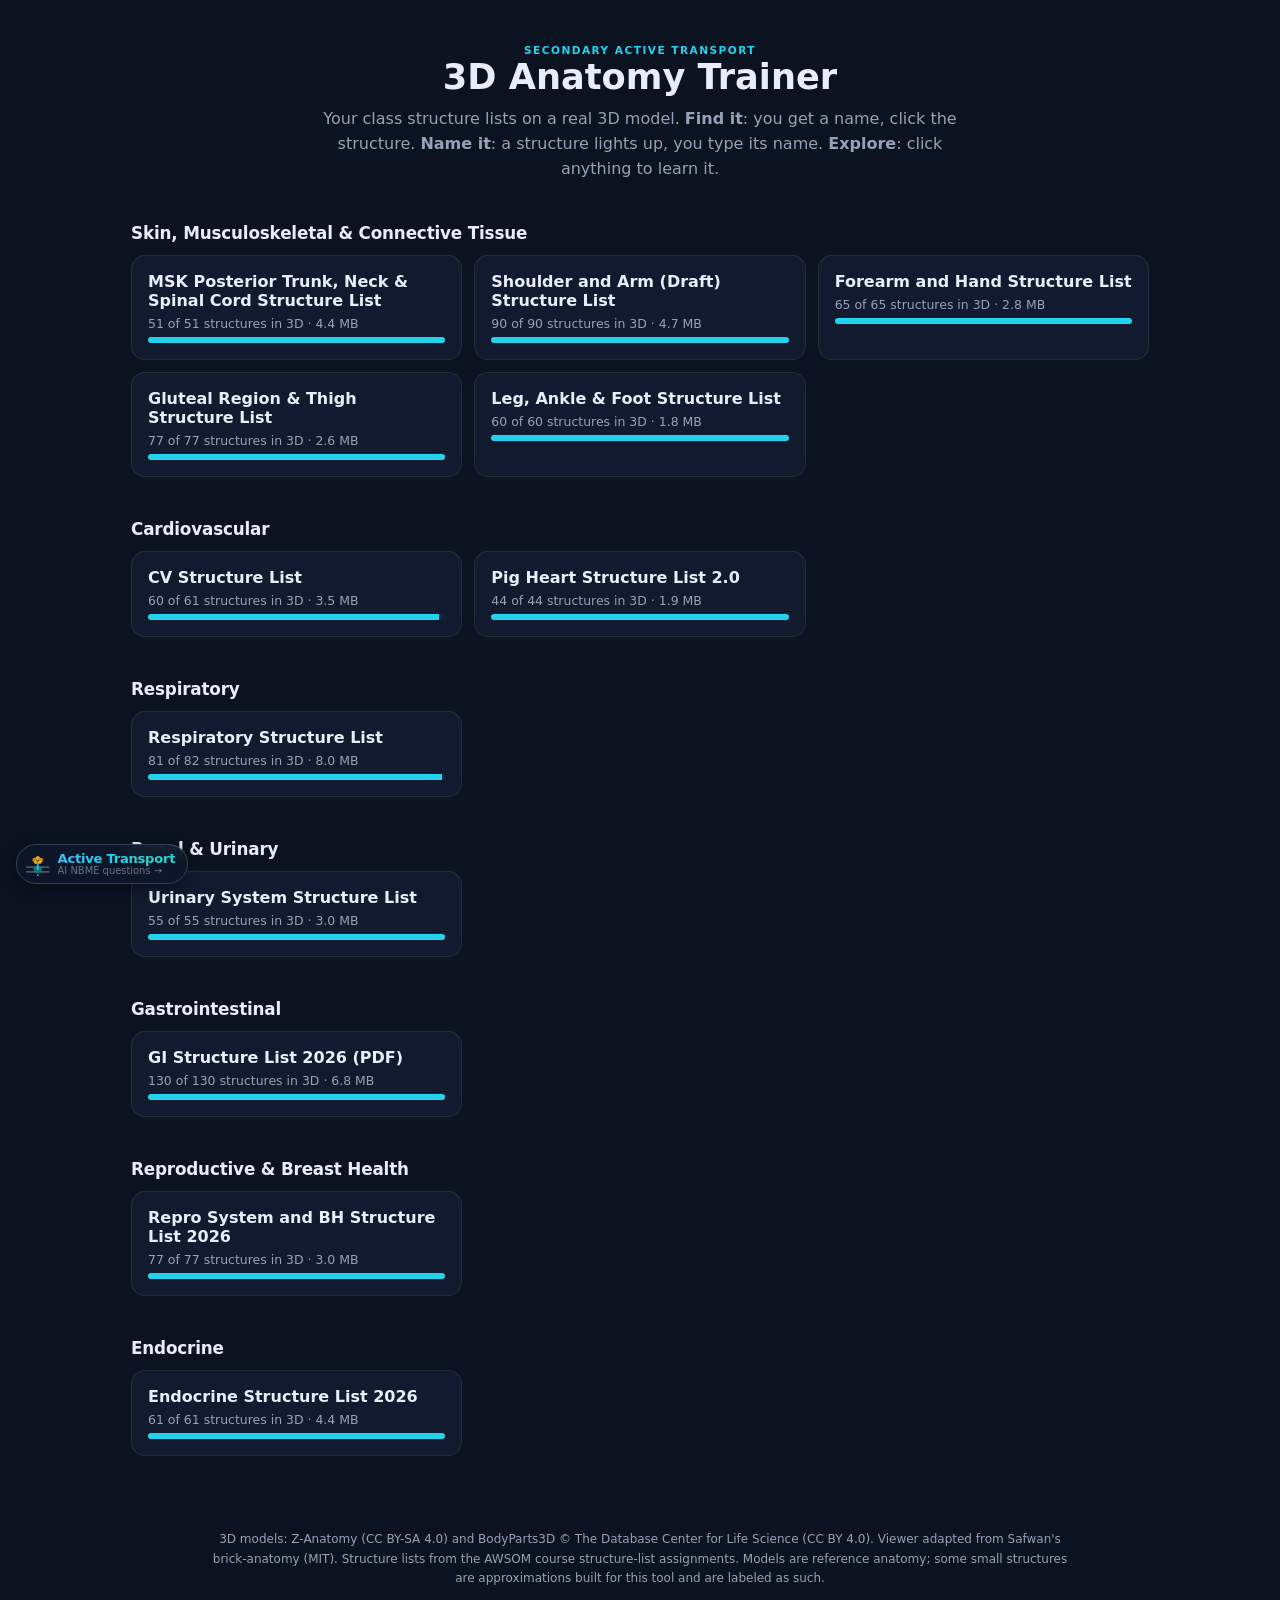
<file: index.html>
<!DOCTYPE html>
<html lang="en"><head><meta charset="UTF-8"><meta name="viewport" content="width=device-width, initial-scale=1.0">
<title>3D Anatomy Trainer</title><link rel="stylesheet" href="style.css">
<script defer src="https://activetransport.app/static/tool-track.js"></script></head>
<body><style>@keyframes atmRot{0%,2%{transform:rotate(0deg)}7%{transform:rotate(90deg)}10%{transform:rotate(90deg)}14%,35%{transform:rotate(120deg)}40%{transform:rotate(210deg)}43%{transform:rotate(210deg)}47%,68%{transform:rotate(240deg)}73%{transform:rotate(330deg)}76%{transform:rotate(330deg)}80%,100%{transform:rotate(360deg)}}@keyframes atmSub{0%{transform:translate(0,0);opacity:0;fill:#38bdf8}6%{transform:translate(0,-2px);opacity:1;fill:#38bdf8}24%{transform:translate(0,-10px);opacity:1;fill:#38bdf8}28%{transform:translate(0,-16px);opacity:0;fill:#38bdf8}44%{transform:translate(0,-46px);opacity:0;fill:#38bdf8}50%{transform:translate(0,-58px);opacity:0;fill:#f97316}55%{transform:translate(0,-66px);opacity:0;fill:#f97316}59%{transform:translate(0,-72px);opacity:1;fill:#f97316}72%{transform:translate(8px,-88px);opacity:1;fill:#f97316}86%{transform:translate(18px,-102px);opacity:1;fill:#f97316}100%{transform:translate(26px,-116px) scale(.8);opacity:0;fill:#f97316}}.atm-head{transform-box:view-box;transform-origin:60px 35.75px;animation:atmRot 3.6s infinite}.atm-sub{fill:#38bdf8;transform-box:fill-box;transform-origin:center;animation:atmSub 3.6s linear infinite}@media (prefers-reduced-motion:reduce){.atm-head{animation:none}.atm-sub{animation:none;transform:translateY(-6px);opacity:1}}#at-badge-root:hover{transform:translateY(-1px);box-shadow:0 6px 20px rgba(34,211,238,.18)}</style>
<!-- Active Transport badge (auto-injected; matches the React BrandBadge) -->
<a id="at-badge-root" href="https://activetransport.app" target="_blank" rel="noopener noreferrer" title="Made by Active Transport — AI NBME questions from your notes" style="position:fixed;left:16px;bottom:16px;z-index:2147483000;display:flex;align-items:center;gap:8px;padding:7px 12px 7px 9px;border-radius:999px;background:rgba(15,23,42,.92);border:1px solid #334155;text-decoration:none;backdrop-filter:blur(6px);-webkit-backdrop-filter:blur(6px);box-shadow:0 4px 14px rgba(0,0,0,.35);font-family:'Inter',system-ui,-apple-system,'Segoe UI',sans-serif;transition:transform .15s ease,box-shadow .15s ease;">
  <span aria-hidden="true" style="display:inline-block;width:23.6px;height:22px;flex-shrink:0;"><svg viewBox="0 0 120 112" style="display:block;width:100%;height:100%;overflow:visible"><rect x="0" y="68" width="120" height="8" rx="4" fill="#475569"/><rect x="0" y="92" width="120" height="8" rx="4" fill="#475569"/><ellipse cx="60" cy="84" rx="20" ry="16" fill="#0d7f76" opacity=".92" stroke="#38bdf8" stroke-width="1.4" stroke-opacity=".75"/><rect x="55" y="50" width="10" height="36" rx="5" fill="#38bdf8" opacity=".85"/><g class="atm-head"><ellipse cx="60" cy="37" rx="22" ry="16" fill="#fbbf24" opacity=".28"/><circle cx="60" cy="26" r="10.5" fill="#fbbf24" opacity=".85"/><circle cx="43" cy="35" r="10.5" fill="#f59e0b" opacity=".82"/><circle cx="77" cy="35" r="10.5" fill="#f59e0b" opacity=".82"/></g><circle class="atm-sub" cx="60" cy="112" r="4.5"/><g class="atm-head"><circle cx="50" cy="47" r="9" fill="#fbbf24" opacity=".82"/><circle cx="70" cy="47" r="9" fill="#fbbf24" opacity=".82"/></g></svg></span>
  <span style="display:flex;flex-direction:column;line-height:1.05;">
    <span style="font-size:.82rem;font-weight:800;letter-spacing:-.02em;background:linear-gradient(135deg,#38bdf8,#22d3ee 45%,#2dd4bf);-webkit-background-clip:text;background-clip:text;-webkit-text-fill-color:transparent;">Active Transport</span>
    <span style="font-size:.62rem;color:#64748b;">AI NBME questions &rarr;</span>
  </span>
</a>
<header class="hero"><div class="eyebrow">Secondary Active Transport</div><h1>3D Anatomy Trainer</h1>
<p>Your class structure lists on a real 3D model. <b>Find it</b>: you get a name, click the structure.
<b>Name it</b>: a structure lights up, you type its name. <b>Explore</b>: click anything to learn it.</p></header>
<p class="allsubj" id="allsubj" hidden><a href="index.html">&larr; All subjects</a></p>
<main class="subjects"><section class="subj" id="msk" data-s="msk"><h2><a href="?s=msk">Skin, Musculoskeletal &amp; Connective Tissue</a></h2><div class="grid"><a class="cls" href="quiz.html?c=206_MSK_W1_PostTrunkNeckSpinalCord"><b>MSK Posterior Trunk, Neck &amp; Spinal Cord Structure List</b><span>51 of 51 structures in 3D · 4.4 MB</span><div class="bar"><i style="width:100%"></i></div></a><a class="cls" href="quiz.html?c=206_MSK_W2_ShoulderArm"><b>Shoulder and Arm (Draft) Structure List</b><span>90 of 90 structures in 3D · 4.7 MB</span><div class="bar"><i style="width:100%"></i></div></a><a class="cls" href="quiz.html?c=206_MSK_W2_ForearmHand"><b>Forearm and Hand Structure List</b><span>65 of 65 structures in 3D · 2.8 MB</span><div class="bar"><i style="width:100%"></i></div></a><a class="cls" href="quiz.html?c=206_MSK_W3_GlutealThigh"><b>Gluteal Region &amp; Thigh Structure List</b><span>77 of 77 structures in 3D · 2.6 MB</span><div class="bar"><i style="width:100%"></i></div></a><a class="cls" href="quiz.html?c=206_MSK_W3_LegAnkleFoot"><b>Leg, Ankle &amp; Foot Structure List</b><span>60 of 60 structures in 3D · 1.8 MB</span><div class="bar"><i style="width:100%"></i></div></a></div><h3 class="bhead">Brick by brick</h3><p class="bsub">Find every structure each lecture teaches, then answer its questions.</p><div class="grid"><a class="cls brick" href="quiz.html?c=206_MSK_W1_PostTrunkNeckSpinalCord&amp;brick=msk-posterior-trunk-neck"><span class="wk">Week 1 · Session 1</span><b>Regional Anatomy of the Posterior Abdominal Wall, Back, and Posterior Neck</b><span>38 structures to find (26 high-yield) · 47 questions</span></a><a class="cls brick" href="quiz.html?c=206_MSK_W1_PostTrunkNeckSpinalCord&amp;brick=msk-spinal-cord"><span class="wk">Week 1 · Session 1</span><b>Anatomy of the Spinal Cord</b><span>17 structures to find (12 high-yield) · 15 questions</span></a><a class="cls brick" href="quiz.html?c=206_MSK_W2_ShoulderArm&amp;brick=msk-shoulder-arm"><span class="wk">Week 2 · Session 1</span><b>Functional Anatomy of the Shoulder &amp; Arm</b><span>73 structures to find (44 high-yield) · 64 questions</span></a><a class="cls brick" href="quiz.html?c=206_MSK_W2_ShoulderArm&amp;brick=msk-ue-vasculature-1"><span class="wk">Week 2 · Session 1</span><b>Vasculature and Lymphatics of the Upper Extremities (Shoulder &amp; Arm list)</b><span>23 structures to find (16 high-yield) · 20 questions</span></a><a class="cls brick" href="quiz.html?c=206_MSK_W2_ForearmHand&amp;brick=msk-ue-vasculature-2"><span class="wk">Week 2 · Session 1</span><b>Vasculature and Lymphatics of the Upper Extremities (Forearm &amp; Hand list)</b><span>12 structures to find (7 high-yield) · 12 questions</span></a><a class="cls brick" href="quiz.html?c=206_MSK_W2_ForearmHand&amp;brick=msk-forearm-hand"><span class="wk">Week 2 · Session 3</span><b>Functional Anatomy of the Forearm &amp; Hand</b><span>53 structures to find (36 high-yield) · 57 questions</span></a><a class="cls brick" href="quiz.html?c=206_MSK_W3_GlutealThigh&amp;brick=msk-gluteal-thigh-knee"><span class="wk">Week 3 · Session 1</span><b>Functional Anatomy of the Gluteal Region, Hip, Thigh &amp; Knee</b><span>51 structures to find (40 high-yield) · 60 questions</span></a><a class="cls brick" href="quiz.html?c=206_MSK_W3_GlutealThigh&amp;brick=msk-le-vasculature-1"><span class="wk">Week 3 · Session 1</span><b>Vasculature and Lymphatics of the Lower Extremities (Gluteal &amp; Thigh list)</b><span>20 structures to find (13 high-yield) · 20 questions</span></a><a class="cls brick" href="quiz.html?c=206_MSK_W3_LegAnkleFoot&amp;brick=msk-le-vasculature-2"><span class="wk">Week 3 · Session 1</span><b>Vasculature and Lymphatics of the Lower Extremities (Leg, Ankle &amp; Foot list)</b><span>15 structures to find (7 high-yield) · 13 questions</span></a><a class="cls brick" href="quiz.html?c=206_MSK_W3_LegAnkleFoot&amp;brick=msk-leg-ankle-foot"><span class="wk">Week 3 · Session 3</span><b>Functional Anatomy of the Leg, Ankle and Foot</b><span>51 structures to find (37 high-yield) · 50 questions</span></a></div></section><section class="subj" id="cv" data-s="cv"><h2><a href="?s=cv">Cardiovascular</a></h2><div class="grid"><a class="cls" href="quiz.html?c=183_CV"><b>CV Structure List</b><span>60 of 61 structures in 3D · 3.5 MB</span><div class="bar"><i style="width:98%"></i></div></a><a class="cls" href="quiz.html?c=183_PigHeart"><b>Pig Heart Structure List 2.0</b><span>44 of 44 structures in 3D · 1.9 MB</span><div class="bar"><i style="width:100%"></i></div></a></div><h3 class="bhead">Brick by brick</h3><p class="bsub">Find every structure each lecture teaches, then answer its questions.</p><div class="grid"><a class="cls brick" href="quiz.html?c=183_CV&amp;brick=cv-mediastinum-1"><span class="wk">Week 1 · Session 1</span><b>Mediastinum (Part 1 of 2)</b><span>23 structures to find (14 high-yield) · 25 questions</span></a><a class="cls brick" href="quiz.html?c=183_CV&amp;brick=cv-mediastinum-2"><span class="wk">Week 1 · Session 1</span><b>Mediastinum (Part 2 of 2)</b><span>12 structures to find (6 high-yield) · 14 questions</span></a><a class="cls brick" href="quiz.html?c=183_CV&amp;brick=cv-heart-anatomy"><span class="wk">Week 1 · Session 1</span><b>Anatomy of the Heart</b><span>31 structures to find (19 high-yield) · 38 questions</span></a><a class="cls brick" href="quiz.html?c=183_CV&amp;brick=cv-heart-vasculature"><span class="wk">Week 1 · Session 1</span><b>Vasculature and Lymphatics of the Heart</b><span>23 structures to find (12 high-yield) · 23 questions</span></a></div></section><section class="subj" id="resp" data-s="resp"><h2><a href="?s=resp">Respiratory</a></h2><div class="grid"><a class="cls" href="quiz.html?c=181_Respiratory"><b>Respiratory Structure List</b><span>81 of 82 structures in 3D · 8.0 MB</span><div class="bar"><i style="width:99%"></i></div></a></div><h3 class="bhead">Brick by brick</h3><p class="bsub">Find every structure each lecture teaches, then answer its questions.</p><div class="grid"><a class="cls brick" href="quiz.html?c=181_Respiratory&amp;brick=resp-upper-respiratory-tract"><span class="wk">Week 1 · Session 1</span><b>Anatomy of the Upper Respiratory Tract</b><span>45 structures to find (29 high-yield) · 57 questions</span></a><a class="cls brick" href="quiz.html?c=181_Respiratory&amp;brick=resp-lower-respiratory-tract"><span class="wk">Week 1 · Session 1</span><b>Anatomy of the Lower Respiratory Tract</b><span>22 structures to find (14 high-yield) · 24 questions</span></a><a class="cls brick" href="quiz.html?c=181_Respiratory&amp;brick=resp-diaphragm-ribs-intercostals"><span class="wk">Week 1 · Session 1</span><b>Anatomy of the Diaphragm, Ribs, and Intercostal Muscles</b><span>21 structures to find (14 high-yield) · 28 questions</span></a></div></section><section class="subj" id="renal" data-s="renal"><h2><a href="?s=renal">Renal &amp; Urinary</a></h2><div class="grid"><a class="cls" href="quiz.html?c=185_Urinary"><b>Urinary System Structure List</b><span>55 of 55 structures in 3D · 3.0 MB</span><div class="bar"><i style="width:100%"></i></div></a></div><h3 class="bhead">Brick by brick</h3><p class="bsub">Find every structure each lecture teaches, then answer its questions.</p><div class="grid"><a class="cls brick" href="quiz.html?c=185_Urinary&amp;brick=renal-urinary-anatomy"><span class="wk">Week 1 · Session 1</span><b>Anatomy of the Urinary System</b><span>53 structures to find (29 high-yield) · 69 questions</span></a></div></section><section class="subj" id="gi" data-s="gi"><h2><a href="?s=gi">Gastrointestinal</a></h2><div class="grid"><a class="cls" href="quiz.html?c=204_GI"><b>GI Structure List 2026 (PDF)</b><span>130 of 130 structures in 3D · 6.8 MB</span><div class="bar"><i style="width:100%"></i></div></a></div><h3 class="bhead">Brick by brick</h3><p class="bsub">Find every structure each lecture teaches, then answer its questions.</p><div class="grid"><a class="cls brick" href="quiz.html?c=204_GI&amp;brick=gi-oral-region"><span class="wk">Week 1 · Session 1</span><b>Gross Anatomy and Histology of the Oral Region</b><span>22 structures to find (15 high-yield) · 31 questions</span></a><a class="cls brick" href="quiz.html?c=204_GI&amp;brick=gi-blood-supply-innervation"><span class="wk">Week 1 · Session 1</span><b>Gastrointestinal Blood Supply and Innervation</b><span>40 structures to find (24 high-yield) · 42 questions</span></a><a class="cls brick" href="quiz.html?c=204_GI&amp;brick=gi-tract-anatomy"><span class="wk">Week 1 · Session 1</span><b>Anatomy of the Gastrointestinal Tract</b><span>35 structures to find (21 high-yield) · 40 questions</span></a><a class="cls brick" href="quiz.html?c=204_GI&amp;brick=gi-liver-biliary-pancreas"><span class="wk">Week 2 · Session 1</span><b>Anatomy of the Liver, Biliary System, and Exocrine Pancreas</b><span>39 structures to find (26 high-yield) · 41 questions</span></a><a class="cls brick" href="quiz.html?c=204_GI&amp;brick=gi-femoral-inguinal"><span class="wk">Week 2 · Session 1</span><b>Anatomy of the Femoral and Inguinal Regions</b><span>24 structures to find (16 high-yield) · 32 questions</span></a></div></section><section class="subj" id="repro" data-s="repro"><h2><a href="?s=repro">Reproductive &amp; Breast Health</a></h2><div class="grid"><a class="cls" href="quiz.html?c=205_Repro"><b>Repro System and BH Structure List 2026</b><span>77 of 77 structures in 3D · 3.0 MB</span><div class="bar"><i style="width:100%"></i></div></a></div><h3 class="bhead">Brick by brick</h3><p class="bsub">Find every structure each lecture teaches, then answer its questions.</p><div class="grid"><a class="cls brick" href="quiz.html?c=205_Repro&amp;brick=repro-female-anatomy"><span class="wk">Week 1 · Session 1</span><b>Anatomy and Histology of the Female Reproductive System</b><span>48 structures to find (29 high-yield) · 54 questions</span></a><a class="cls brick" href="quiz.html?c=205_Repro&amp;brick=repro-male-anatomy"><span class="wk">Week 1 · Session 1</span><b>Anatomy and Histology of the Male Reproductive System</b><span>23 structures to find (15 high-yield) · 29 questions</span></a><a class="cls brick" href="quiz.html?c=205_Repro&amp;brick=repro-breast"><span class="wk">Week 1 · Session 1</span><b>Structure and Function of the Breast</b><span>10 structures to find (6 high-yield) · 13 questions</span></a></div></section><section class="subj" id="endo" data-s="endo"><h2><a href="?s=endo">Endocrine</a></h2><div class="grid"><a class="cls" href="quiz.html?c=210_Endocrine"><b>Endocrine Structure List 2026</b><span>61 of 61 structures in 3D · 4.4 MB</span><div class="bar"><i style="width:100%"></i></div></a></div><h3 class="bhead">Brick by brick</h3><p class="bsub">Find every structure each lecture teaches, then answer its questions.</p><div class="grid"><a class="cls brick" href="quiz.html?c=210_Endocrine&amp;brick=endo-anatomy-endocrine-system"><span class="wk">Week 1 · Session 2</span><b>Anatomy of the Endocrine System</b><span>61 structures to find (33 high-yield) · 73 questions</span></a></div></section></main>
<script>(function () {
  var k = new URLSearchParams(location.search).get('s'), sec = k && document.getElementById(k);
  if (!sec) return;
  document.querySelectorAll('.subj').forEach(function (x) { if (x !== sec) x.hidden = true; });
  document.getElementById('allsubj').hidden = false;
  document.querySelector('.subjects').classList.add('filtered');
  var name = sec.querySelector('h2').textContent;
  document.querySelector('.hero h1').textContent = '3D Anatomy Trainer: ' + name;
  document.title = name + ' | 3D Anatomy Trainer';
})();</script>
<p class="credits">3D models: Z-Anatomy (CC BY-SA 4.0) and BodyParts3D © The Database Center for Life Science (CC BY 4.0).
Viewer adapted from Safwan's brick-anatomy (MIT). Structure lists from the AWSOM course structure-list assignments.
Models are reference anatomy; some small structures are approximations built for this tool and are labeled as such.</p>
</body></html>
</file>
<file: style.css>
:root{--bg:#0b1220;--surface:#111a2e;--surface2:#17223a;--text:#e8eef9;--muted:#94a3b8;--border:rgba(255,255,255,.08);--accent:#22d3ee;--accent2:#0e7490;--ok:#22c55e;--bad:#ef4444}
*{box-sizing:border-box;margin:0;padding:0}
body{background:var(--bg);color:var(--text);font-family:'Segoe UI',system-ui,-apple-system,sans-serif;min-height:100vh}
a{color:inherit}
.top{display:flex;align-items:center;gap:14px;padding:12px 18px;border-bottom:1px solid var(--border);flex-wrap:wrap}
.back{font-size:.8rem;color:var(--muted);text-decoration:none;border:1px solid var(--border);border-radius:999px;padding:6px 12px}
.back:hover{color:var(--text);border-color:var(--accent)}
.titles{flex:1;min-width:200px}.eyebrow{font-size:.66rem;letter-spacing:.14em;text-transform:uppercase;color:var(--accent);font-weight:700}
h1{font-size:1.2rem;font-weight:800}
.modes{display:flex;gap:4px;background:var(--surface);border:1px solid var(--border);border-radius:999px;padding:4px}
.mode{background:none;border:0;color:var(--muted);font:600 .82rem inherit;font-family:inherit;padding:7px 14px;border-radius:999px;cursor:pointer}
.mode.on{background:var(--accent);color:#04212f}
.layout{display:grid;grid-template-columns:1fr 310px var(--listw,minmax(380px,34vw));grid-template-areas:'vp side list';height:calc(100vh - 62px)}
.viewport{grid-area:vp}.side{grid-area:side}.checklist{grid-area:list}
@media(max-width:1280px){.layout{grid-template-columns:1fr var(--colw,340px);grid-template-rows:auto minmax(0,1fr);grid-template-areas:'vp side' 'vp list'}.side{overflow:visible}.checklist{border-top:1px solid var(--border)}}
@media(max-width:860px){.layout{grid-template-columns:1fr;grid-template-rows:none;grid-template-areas:'vp' 'side' 'list';height:auto}.viewport{height:62vh}.checklist .clwrap{max-height:60vh}}
.viewport{position:relative;overflow:hidden;background:#0b1220}
.viewport canvas{display:block;width:100%;height:100%;touch-action:none}
.loading{position:absolute;inset:0;display:flex;flex-direction:column;align-items:center;justify-content:center;gap:12px;color:var(--muted);z-index:3;background:var(--bg)}
.spin{width:34px;height:34px;border:3px solid var(--border);border-top-color:var(--accent);border-radius:50%;animation:sp 1s linear infinite}@keyframes sp{to{transform:rotate(360deg)}}
.vtools{position:absolute;top:10px;left:10px;display:flex;gap:6px;flex-wrap:wrap;z-index:2}
.vtools button{background:rgba(17,26,46,.85);border:1px solid var(--border);color:var(--text);border-radius:9px;padding:6px 10px;font:600 .75rem inherit;font-family:inherit;cursor:pointer}
.vtools button:hover{border-color:var(--accent)}
.hint3d{position:absolute;bottom:8px;left:50%;transform:translateX(-50%);font-size:.7rem;color:var(--muted);background:rgba(11,18,32,.7);padding:3px 10px;border-radius:999px;pointer-events:none;white-space:nowrap}
.side{border-left:1px solid var(--border);padding:14px;display:flex;flex-direction:column;gap:12px;overflow:auto}
.filters{display:flex;flex-direction:column;gap:8px;font-size:.8rem;color:var(--muted)}
.filters select{width:100%;margin-top:4px;background:var(--surface2);color:var(--text);border:1px solid var(--border);border-radius:8px;padding:7px}
.chk{display:flex;align-items:center;gap:8px}
.card{background:var(--surface);border:1px solid var(--border);border-radius:14px;padding:14px}
.qlabel{font-size:.7rem;letter-spacing:.1em;text-transform:uppercase;color:var(--muted);font-weight:700}
.qtext{font-size:1.25rem;font-weight:800;margin:6px 0 2px;line-height:1.25}
.qsec{font-size:.78rem;color:var(--muted);margin-bottom:10px}
.nameform{display:flex;gap:6px;margin:8px 0}
.nameform input{flex:1;min-width:0;background:var(--surface2);border:1px solid var(--border);color:var(--text);border-radius:9px;padding:9px 10px;font:inherit}
.nameform input:focus{outline:none;border-color:var(--accent)}
.feedback{min-height:22px;font-size:.88rem;margin:6px 0}.feedback.ok{color:#86efac}.feedback.bad{color:#fca5a5}
.qbtns{display:flex;gap:8px;margin-top:6px}
.btn{background:transparent;border:1px solid var(--border);color:var(--text);border-radius:999px;padding:8px 14px;font:600 .82rem inherit;font-family:inherit;cursor:pointer}
.btn:hover{border-color:var(--accent)}.btn.primary{background:var(--accent);border-color:var(--accent);color:#04212f}
.card.explore .qbtns{display:none}
.score{font-size:.82rem;color:var(--muted)}.score b{color:var(--text)}
.about{font-size:.75rem;color:var(--muted);line-height:1.5}.about summary{cursor:pointer}.about p{margin-top:6px}
/* index */
.hero{text-align:center;padding:44px 18px 24px}.hero h1{font-size:2.2rem}.hero p{color:var(--muted);max-width:660px;margin:10px auto 0;line-height:1.55}
.grid{max-width:1050px;margin:0 auto;padding:10px 16px 60px;display:grid;grid-template-columns:repeat(auto-fill,minmax(250px,1fr));gap:12px}
.cls{display:flex;flex-direction:column;gap:6px;background:var(--surface);border:1px solid var(--border);border-radius:14px;padding:16px;text-decoration:none;transition:.15s}
.cls:hover{border-color:var(--accent);transform:translateY(-2px)}.cls b{font-size:1rem}.cls span{font-size:.78rem;color:var(--muted)}
.bar{height:6px;border-radius:4px;background:var(--surface2);overflow:hidden}.bar i{display:block;height:100%;background:var(--accent)}
.credits{max-width:900px;margin:0 auto 50px;padding:0 16px;font-size:.75rem;color:var(--muted);text-align:center;line-height:1.6}

.nameform[hidden],.vtools button[hidden]{display:none}
.bodychip{position:absolute;right:12px;top:12px;font-size:.72rem;color:var(--muted,#94a3b8);background:rgba(15,23,42,.7);border:1px solid var(--border,#334155);border-radius:999px;padding:4px 10px;pointer-events:none}
.layers{position:absolute;left:10px;top:52px;right:150px;display:flex;flex-wrap:wrap;gap:6px;pointer-events:none}
.layer{pointer-events:auto;display:inline-flex;align-items:center;gap:6px;font:inherit;font-size:.74rem;color:var(--muted,#94a3b8);background:rgba(15,23,42,.78);border:1px solid var(--border,#334155);border-radius:999px;padding:4px 10px;cursor:pointer;opacity:.6}
.layer.on{color:var(--text,#e2e8f0);opacity:1}
.layer i{width:9px;height:9px;border-radius:50%;display:inline-block}

.built{font-size:.78em;color:var(--muted,#94a3b8);font-weight:400}
.layer.toggle{display:none}
@media(max-width:860px){
 .layers{top:auto;bottom:30px;right:10px}
 .layers .layer:not(.toggle){display:none}
 .layers.open .layer:not(.toggle){display:inline-flex}
 .layer.toggle{display:inline-flex;opacity:1;color:var(--text,#e2e8f0)}
 .bodychip{top:auto;bottom:62px;right:10px}
 .vtools button{padding:5px 8px;font-size:.72rem}
 .hint3d{font-size:.62rem;white-space:normal;text-align:center;width:90%}
 body.quiz{padding-bottom:72px}
}
.viewport:has(.layers.open) .bodychip{display:none}
.subjects{max-width:1050px;margin:0 auto;padding:0 0 50px}
.subj h2{font-size:1.05rem;margin:18px 16px 4px;letter-spacing:-.01em}.subj h2 a{color:var(--text);text-decoration:none}.subj h2 a:hover{color:var(--accent)}
.subj .grid{padding:8px 16px 8px}
.allsubj{text-align:center;margin:-8px 0 6px}.allsubj a{color:var(--accent);text-decoration:none;font-size:.88rem}
.checklist{position:relative;border-left:1px solid var(--border);display:flex;flex-direction:column;min-height:0;background:var(--bg)}
.clhead{display:flex;align-items:baseline;gap:10px;padding:12px 14px 8px}.clhead span{font-size:.78rem;color:var(--muted)}
.linkbtn{margin-left:auto;background:none;border:0;color:var(--muted);font:inherit;font-size:.75rem;cursor:pointer;text-decoration:underline}
.clwrap{overflow:auto;flex:1;min-height:0;padding:0 8px}
#clist{width:100%;border-collapse:collapse;font-size:.8rem}
#clist td{padding:5px 6px;border-bottom:1px solid var(--border);vertical-align:top;line-height:1.3}
#clist tr.sec th{position:sticky;top:0;background:var(--surface);text-align:left;font-size:.68rem;letter-spacing:.06em;text-transform:uppercase;color:var(--accent);padding:7px 6px;z-index:1}
#clist tr[data-o]{cursor:pointer}#clist tr[data-o]:hover td{background:var(--surface)}
#clist tr.na{cursor:default;color:var(--muted);opacity:.6}#clist tr.na:hover td{background:none}
#clist em{font-style:normal;font-size:.68rem;color:var(--muted)}
#clist .bt{font-style:normal;font-size:.6rem;color:#58c4b5}
#clist td.ck{width:22px}
#clist td.ck span{display:inline-block;width:15px;height:15px;border:1.5px solid var(--muted);border-radius:4px;position:relative;top:1px}
#clist tr.done td.ck span{background:var(--ok);border-color:var(--ok)}
#clist tr.done td.ck span::after{content:'';position:absolute;left:4px;top:0;width:4px;height:9px;border:solid #06240f;border-width:0 2px 2px 0;transform:rotate(45deg)}
#clist tr.done td:last-child{color:var(--muted)}
#clist tr.cur td{background:rgba(34,211,238,.12)}
#clist tr.pop td.ck span{animation:ckpop .6s ease}
@keyframes ckpop{0%{transform:scale(1)}40%{transform:scale(1.45)}100%{transform:scale(1)}}
.clfoot{font-size:.68rem;color:var(--muted);padding:8px 14px 12px;margin:0}
.subjects.filtered .subj h2{display:none}
/* the structure list drawn like the class's Word sheet */
.clwrap{padding:0 10px 4px}
.paper{background:#fff;color:#111;border-radius:4px;box-shadow:0 2px 14px rgba(0,0,0,.35);padding:12px 12px 16px;font-family:Calibri,'Segoe UI',Arial,sans-serif}
.sheethdr{display:flex;justify-content:space-between;gap:8px;font-size:.7rem;color:#333;margin-bottom:8px;text-align:center}
.sheethdr span:first-child{text-align:left}.sheethdr span:last-child{text-align:right}
#clist.sheet{width:100%;border-collapse:collapse;table-layout:fixed;font-size:.68rem;line-height:1.25}
#clist.sheet th,#clist.sheet td{border:1px solid #000;padding:3px 4px;vertical-align:middle;background:transparent;word-wrap:break-word;overflow-wrap:anywhere}
#clist.sheet tr.shead th{font-weight:700;text-align:center;font-size:.66rem}
#clist.sheet tr.ssec th{font-weight:700;text-align:center;font-size:.7rem;position:static;text-transform:none;letter-spacing:0;color:inherit;padding:4px}
#clist.sheet tr.ssub th{font-weight:700;text-align:left}
#clist.sheet tr.sblank td{height:8px}
#clist.sheet td.sname{font-weight:600}
#clist.sheet tr.sitem{cursor:pointer}
#clist.sheet tr.sitem:hover td{background:rgba(34,211,238,.18)}
#clist.sheet tr.na{opacity:.55;cursor:default}#clist.sheet tr.na:hover td{background:transparent}
#clist.sheet em{font-size:.6rem;color:#555;font-weight:400}
#clist.sheet .bt{color:#0e7490}
#clist.sheet td.ck{text-align:center;width:auto}
#clist.sheet td.ck span,#clist.sheet .ckin{display:inline-block;width:13px;height:13px;border:1.5px solid #333;border-radius:2px;position:relative;vertical-align:middle;background:#fff}
#clist.sheet .ckin{margin-right:5px}
#clist.sheet tr.done td.ck span,#clist.sheet tr.done .ckin{background:#16a34a;border-color:#16a34a}
#clist.sheet tr.done td.ck span::after,#clist.sheet tr.done .ckin::after{content:'';position:absolute;left:3.5px;top:0;width:3.5px;height:8px;border:solid #fff;border-width:0 2px 2px 0;transform:rotate(45deg)}
#clist.sheet tr.done td:first-child{color:inherit}
#clist.sheet tr.cur td{box-shadow:inset 0 0 0 2px #0891b2;background:rgba(34,211,238,.22)}
#clist.sheet tr.pop td.ck span,#clist.sheet tr.pop .ckin{animation:ckpop .6s ease}
.qual{display:flex;align-items:center;gap:8px;font-size:.82rem;color:var(--muted)}.qual select{flex:1;margin-top:0!important}
/* brick-by-brick */
.bqscore{display:none}.brickmode .bqscore{display:inline}
.brickmode .filters label:not(.qual){display:none}
.mcq:empty{display:none}
.mcq{margin:10px 0 4px;padding-top:10px;border-top:1px solid var(--border)}
.mcqhead{font-size:.68rem;letter-spacing:.08em;text-transform:uppercase;color:var(--muted);margin-bottom:4px}
.mcqq{font-weight:600;margin-bottom:8px;line-height:1.35}
.mcqc{display:block;width:100%;text-align:left;background:var(--surface2);border:1px solid var(--border);color:var(--text);border-radius:9px;padding:8px 10px;margin:5px 0;font:inherit;font-size:.86rem;cursor:pointer;line-height:1.3}
.mcqc b{color:var(--muted);margin-right:6px}
.mcqc:hover{border-color:var(--accent)}
.mcqc.right{border-color:var(--ok);background:rgba(34,197,94,.14)}
.mcqc.wrong{border-color:var(--bad);background:rgba(239,68,68,.14)}
.mcqc.dim{opacity:.55}
.mcqx{font-size:.82rem;color:var(--muted);margin-top:6px;line-height:1.4}
.mcqx .btn{margin-top:8px;display:inline-block}
#clist.sheet tr.outbrick{opacity:.3;cursor:default}#clist.sheet tr.outbrick:hover td{background:transparent}
.bhead{font-size:.92rem;margin:14px 16px 0;color:var(--accent);letter-spacing:.02em}
.bsub{margin:2px 16px 0;font-size:.8rem;color:var(--muted)}
.cls.brick{border-style:dashed}.cls.brick .wk{font-size:.7rem;letter-spacing:.06em;text-transform:uppercase;color:var(--accent)}
.subjects:not(.filtered) .bhead,.subjects:not(.filtered) .bsub,.subjects:not(.filtered) .cls.brick{display:none}
.subjects:not(.filtered) .subj .grid + .grid{display:none}
/* brick guide */
.cltabs{display:none;gap:4px;padding:10px 12px 0}
.brickmode .cltabs{display:flex}
.cltab{flex:1;background:var(--surface);border:1px solid var(--border);color:var(--muted);border-radius:8px;padding:6px;font:inherit;font-size:.8rem;cursor:pointer}
.cltab.on{color:var(--text);border-color:var(--accent);background:rgba(34,211,238,.1)}
.guide{overflow:auto;flex:1;min-height:0;padding:4px 12px 8px}
.ghead{padding:6px 2px 10px;border-bottom:1px solid var(--border);margin-bottom:6px}
.gtitle{font-weight:700;font-size:.95rem;line-height:1.25}
.gmeta{font-size:.74rem;color:var(--muted);margin-top:3px}
.gmeta .hy{color:#fbbf24}.gmeta .ly{color:var(--muted)}
.gfilter{display:flex;align-items:center;gap:6px;font-size:.8rem;margin-top:8px;color:var(--text);cursor:pointer}
.ggroup{margin:10px 0 4px}
.gsec{position:sticky;top:-4px;z-index:1;background:var(--bg);font-size:.7rem;font-weight:700;letter-spacing:.06em;text-transform:uppercase;color:var(--accent);padding:6px 2px;border-bottom:1px solid var(--border)}
.gitem{display:flex;gap:9px;padding:8px 6px;border-bottom:1px solid var(--border);cursor:pointer;border-radius:6px}
.gitem:hover{background:var(--surface)}
.gitem .ck{flex:none;width:15px;height:15px;border:1.5px solid var(--muted);border-radius:4px;margin-top:2px;position:relative}
.gitem.done .ck{background:var(--ok);border-color:var(--ok)}
.gitem.done .ck::after{content:'';position:absolute;left:4px;top:0;width:4px;height:9px;border:solid #06240f;border-width:0 2px 2px 0;transform:rotate(45deg)}
.gitem.pop .ck{animation:ckpop .6s ease}
.gbody{min-width:0}
.gname{font-weight:600;font-size:.86rem;line-height:1.3}
.gitem.done .gname{color:var(--muted)}
.tag{display:inline-block;font-size:.6rem;font-weight:700;letter-spacing:.04em;text-transform:uppercase;border-radius:999px;padding:1px 6px;vertical-align:1px;margin-left:2px}
.tag.hy{background:rgba(251,191,36,.16);color:#fbbf24;border:1px solid rgba(251,191,36,.4)}
.tag.ly{background:transparent;color:var(--muted);border:1px solid var(--border)}
.nq{font-size:.62rem;color:var(--accent);margin-left:2px}
.gex{font-size:.76rem;color:var(--muted);font-style:italic;line-height:1.4;margin-top:3px}
.gitem.low .gname{font-weight:500}
.gitem.cur{background:rgba(34,211,238,.12);box-shadow:inset 3px 0 0 var(--accent)}
.gitem.na{opacity:.45;cursor:default}
.guide.hyonly .gitem.low{opacity:.35}
.brickmode .clhead b{display:none}
.feedback .hid{font-size:.78em;color:var(--muted);font-weight:400}
/* functional notes, marks, auto-next, export */
.facts{margin:10px 0 2px;padding:10px;border:1px solid var(--border);border-radius:10px;background:var(--surface2)}
.fhead{font-size:.68rem;letter-spacing:.08em;text-transform:uppercase;color:var(--accent);margin-bottom:6px}
.frow{display:grid;grid-template-columns:86px 1fr;gap:8px;font-size:.82rem;line-height:1.35;margin:3px 0}
.frow b{color:var(--muted);font-weight:600;font-size:.74rem;text-transform:uppercase;letter-spacing:.03em;padding-top:1px}
.btn.mark.on{border-color:#fbbf24;color:#fbbf24}
.autobar{position:relative;display:flex;align-items:center;gap:8px;margin-top:8px;font-size:.76rem;color:var(--muted);padding-top:6px}
.autobar i{position:absolute;left:0;top:0;height:3px;width:0;background:var(--accent);border-radius:3px}
.autobar button{margin-left:auto;background:none;border:1px solid var(--border);color:var(--text);border-radius:999px;padding:2px 10px;font:inherit;font-size:.74rem;cursor:pointer}
.clhead{flex-wrap:wrap}
.fnt{display:flex;align-items:center;gap:4px;font-size:.74rem;color:var(--muted);margin-left:auto;cursor:pointer}
.clhead .linkbtn{margin-left:8px}
.exwrap{position:relative}
.exmenu{position:absolute;right:0;top:22px;z-index:20;display:flex;flex-direction:column;min-width:190px;background:var(--surface);border:1px solid var(--border);border-radius:10px;padding:4px;box-shadow:0 10px 30px rgba(0,0,0,.45)}
.exmenu[hidden]{display:none}
.exmenu button{background:none;border:0;color:var(--text);text-align:left;font:inherit;font-size:.82rem;padding:7px 10px;border-radius:7px;cursor:pointer}
.exmenu button:hover{background:var(--surface2)}
#clist.sheet td.fncol,#clist.sheet th.fncol{font-size:.6rem;line-height:1.3;font-weight:400;text-align:left}
#clist.sheet td.fncol b{font-weight:700}
#clist.sheet.nofn .fncol{display:none}
#clist.sheet tr.subrow td.sname{font-weight:500;padding-left:12px}
.subarrow{color:#666}
#clist.sheet tr.hassubs td.sname{font-weight:700}
#clist.sheet tr.missed td.sname::after,.gitem.missed .gname::after{content:' ●';color:#dc2626;font-size:.8em}
#clist.sheet tr.marked td.sname::before,.gitem.marked .gname::before{content:'★ ';color:#d97706}
#clist.sheet td.ck span,#clist.sheet .ckin,.gitem .ck{cursor:pointer}
#clist.sheet td.ck:hover span,#clist.sheet .ckin:hover,.gitem .ck:hover{box-shadow:0 0 0 2px rgba(34,211,238,.6)}
.gitem.sub{padding-left:22px}.gitem.sub .gname{font-weight:500;font-size:.82rem}
.layout.wide{grid-template-columns:1fr 300px var(--listw,minmax(440px,44vw))}
@media(max-width:1280px){.layout.wide{grid-template-columns:1fr var(--colw,340px)}}
.autobar[hidden],.facts[hidden]{display:none}
.qbtns{display:flex;gap:6px;flex-wrap:wrap}.qbtns .btn{padding:8px 12px;white-space:nowrap}.qbtns #btnNext{flex:1}
.frow{grid-template-columns:92px 1fr}
#btnWhole.on{border-color:var(--accent);color:var(--accent)}
.bodychip{top:56px}

/* drag the structure list's left edge to resize it (saved per browser; double-click resets) */
.splitter{position:absolute;top:0;bottom:0;left:-5px;width:10px;cursor:col-resize;z-index:5;touch-action:none}
.splitter::after{content:'';position:absolute;top:0;bottom:0;left:4px;width:2px;background:transparent;transition:background .15s}
.splitter:hover::after,.splitter.on::after{background:var(--accent)}
.splitter i{position:absolute;top:50%;left:1px;width:8px;height:38px;margin-top:-19px;border-radius:5px;background:var(--surface2);border:1px solid var(--border);display:flex;flex-direction:column;align-items:center;justify-content:center;gap:3px}
.splitter i::before,.splitter i::after{content:'';width:2px;height:2px;border-radius:50%;background:var(--muted);box-shadow:0 -5px 0 var(--muted),0 5px 0 var(--muted)}
.splitter i::after{display:none}
.splitter:hover i,.splitter.on i{border-color:var(--accent)}
body.resizing{cursor:col-resize;user-select:none}
body.resizing .viewport canvas{pointer-events:none}
@media(max-width:860px){.splitter{display:none}}
.vtools button[hidden]{display:none}
/* layer chip = show/hide name + a ◻/◼ solid switch for that system */
.layer.lgrp{padding:0;gap:0;overflow:hidden}
.lgrp button{background:none;border:0;color:inherit;font:inherit;cursor:pointer}
.lgrp .lname{display:inline-flex;align-items:center;gap:6px;padding:4px 7px 4px 10px}
.lgrp .lsolid{padding:4px 9px 4px 7px;border-left:1px solid var(--border,#334155);opacity:.6;font-size:.8rem;line-height:1}
.lgrp .lsolid.on{opacity:1;color:var(--accent)}
.lgrp button:hover{color:var(--text,#e2e8f0)}
</file>
